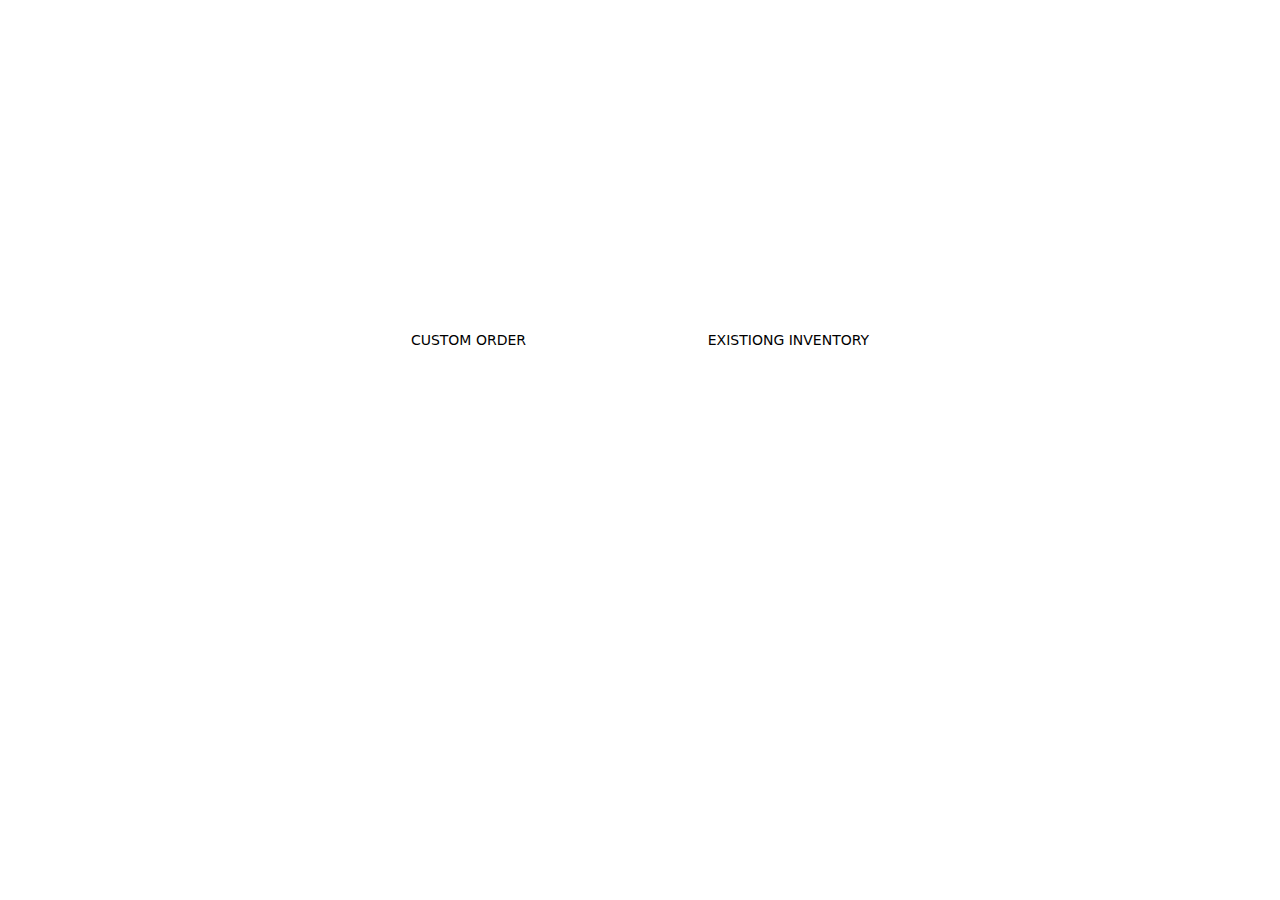
<file: index.html>
<!DOCTYPE html>
<html lang="en">
<head>
    <title>Tesla</title>
  <!--<link href="https://unpkg.com/tailwindcss@^2/dist/tailwind.min.css" rel="stylesheet"> --> 
    <link rel="stylesheet" href="docs/color.css" type="text/css">
    <link rel="stylesheet" href="docs/style.css" type="text/css">
</head>
<body class="h-screen flex flex-col justify-center">
    <nav class="flex justify-between items-center text-white px-5 py-3 text-sm absolute top-0 left-0 right-0">
        <div>
            <img class="h-4" src="[data-uri]" alt="">
        </div>
        <div class="text-md hidden md:block">
            <a href="index.html" class="mx-2 text-white hover:text-gray-600">Model S</a>
            <a href="docs/modelx.html" class="mx-2 text-white hover:text-gray-600">Model X</a>
            <a href="docs/modelZ.html" class="mx-2 text-white hover:text-gray-600">Model Z</a>
            <a href="docs/modely.html" class="mx-2 text-white hover:text-gray-600">Model Y</a>
            <a href="docs/modelRock.html" class="mx-2 text-white hover:text-gray-600">RockStar</a>
        </div>
        <div class="text-md flex items-center mx-2 text-white hover:text-gray-400">
            <a href="#" class="mx-2 text-white hover:text-gray-600">Shop</a>
            <a href="#" class="mx-2 text-white hover:text-gray-600">Sign In</a>
            <a href="#" class="mx-2 text-white hover:text-gray-600">Sign Up</a>
            <svg class="mx-2 h-4 w-4 cursor-pointer" viewBox="0 0 20 20" version="1.1" xmlns="http://www.w3.org/2000/svg" xmlns:xlink="http://www.w3.org/1999/xlink">
                <g id="Page-1" stroke="white" stroke-width="1" fill="white" fill-rule="evenodd">
                    <g id="icon-shape">
                        <path d="M0,3 L20,3 L20,5 L0,5 L0,3 Z M0,9 L20,9 L20,11 L0,11 L0,9 Z M0,15 L20,15 L20,17 L0,17 L0,15 Z" id="Combined-Shape"></path>
                    </g>
                </g>
            </svg>
        </div>
    </nav>
    <div class="flex flex-col justify-center items-center -mt-64">
        <p class="text-white text-5xl p-4 text-center">Model S</p>
        <div class="flex flex-col sm:flex-row w-1/2 mb-4">
            <button class="bg-white hover:text-white hover:bg-blue-400 text-black rounded-full mx-2 my-2 flex-grow border-4 border-white px-2 w-100 uppercase text-sm">Custom Order</button>
            <button class="bg-white hover:text-white hover:bg-blue-400 text-black rounded-full mx-2 my-2 flex-grow border-4 border-white px-2 w-100 uppercase text-sm">Existiong inventory</button>
        </div>
<a href="#" class="underline text-white text-lg tracking-wider hover:text-gray-600">Visit Store</a>
</div>
<footer class="bottom-0 left-0 right-0 absolute">
<p class="text-white text-center leading-losse w-100 tracking-wider">News For Our New Cars</p>
<div class="flex items-center text-center justify-center cursor-pointer">
    <svg class="h-8 w-8" viewBox="0 0 20 20" version="1.1" xmlns="http://www.w3.org/2000/svg" xmlns:xlink="http://www.w3.org/1999/xlink">
        <g id="Page-1" stroke="white" stroke-width="1" fill="white" fill-rule="evenodd">
            <g id="icon-shape">
                <polygon id="Combined-Shape" points="9.29289322 12.9497475 10 13.6568542 15.6568542 8 14.2426407 6.58578644 10 10.8284271 5.75735931 6.58578644 4.34314575 8"></polygon>                            </g>
        </g>
    </svg>

</div>
</footer>

    
</body>
</html>
</file>
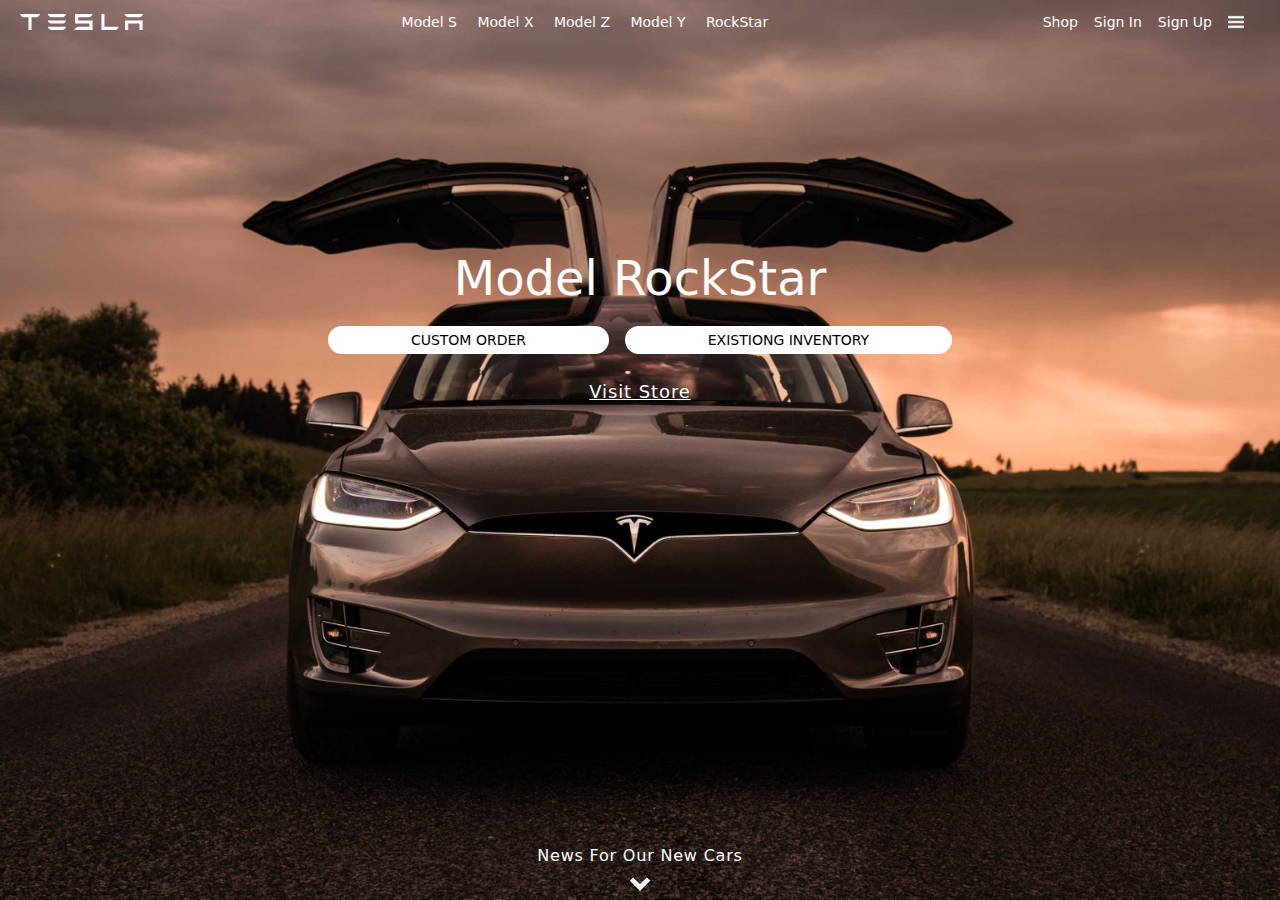
<file: docs/modelRock.html>
<!DOCTYPE html>
<html lang="en">
<head>
    <title>Tesla</title>
  <!--<link href="https://unpkg.com/tailwindcss@^2/dist/tailwind.min.css" rel="stylesheet"> --> 
    <link rel="stylesheet" href="style.css" type="text/css">
</head>
<style>
    body {
        background: url(tesla-1.jpg)
    center ;
  background-size: cover;
}

</style>
<div class="h-screen flex flex-col justify-center">
    <nav class="flex justify-between items-center text-white px-5 py-3 text-sm absolute top-0 left-0 right-0">
        <div>
            <img class="h-4" src="[data-uri]" alt="">
        </div>
        <div class="text-md hidden md:block">
            <a href="../index.html" class="mx-2 text-white hover:text-gray-600">Model S</a>
            <a href="modelx.html" class="mx-2 text-white hover:text-gray-600">Model X</a>
            <a href="modelZ.html" class="mx-2 text-white hover:text-gray-600">Model Z</a>
            <a href="modely.html" class="mx-2 text-white hover:text-gray-600">Model Y</a>
            <a href="modelRock.html" class="mx-2 text-white hover:text-gray-600">RockStar</a>
        </div>
        <div class="text-md flex items-center mx-2 text-white hover:text-gray-400">
            <a href="#" class="mx-2 text-white hover:text-gray-600">Shop</a>
            <a href="#" class="mx-2 text-white hover:text-gray-600">Sign In</a>
            <a href="#" class="mx-2 text-white hover:text-gray-600">Sign Up</a>
            <svg class="mx-2 h-4 w-4 cursor-pointer" viewBox="0 0 20 20" version="1.1" xmlns="http://www.w3.org/2000/svg" xmlns:xlink="http://www.w3.org/1999/xlink">
                <g id="Page-1" stroke="white" stroke-width="1" fill="white" fill-rule="evenodd">
                    <g id="icon-shape">
                        <path d="M0,3 L20,3 L20,5 L0,5 L0,3 Z M0,9 L20,9 L20,11 L0,11 L0,9 Z M0,15 L20,15 L20,17 L0,17 L0,15 Z" id="Combined-Shape"></path>
                    </g>
                </g>
            </svg>
        </div>
    </nav>
    <div class="flex flex-col justify-center items-center -mt-64">
        <p class="text-white text-5xl p-4 text-center">Model RockStar</p>
        <div class="flex flex-col sm:flex-row w-1/2 mb-4">
            <button class="bg-white hover:text-white hover:bg-blue-400 text-black rounded-full mx-2 my-2 flex-grow border-4 border-white px-2 w-100 uppercase text-sm">Custom Order</button>
            <button class="bg-white hover:text-white hover:bg-blue-400 text-black rounded-full mx-2 my-2 flex-grow border-4 border-white px-2 w-100 uppercase text-sm">Existiong inventory</button>
        </div>
<a href="#" class="underline text-white text-lg tracking-wider hover:text-gray-600">Visit Store</a>
</div>
</div>
<footer class="bottom-0 left-0 right-0 absolute">
<p class="text-white text-center leading-losse w-100 tracking-wider">News For Our New Cars</p>
<div class="flex items-center text-center justify-center cursor-pointer">
    <svg class="h-8 w-8" viewBox="0 0 20 20" version="1.1" xmlns="http://www.w3.org/2000/svg" xmlns:xlink="http://www.w3.org/1999/xlink">
        <g id="Page-1" stroke="white" stroke-width="1" fill="white" fill-rule="evenodd">
            <g id="icon-shape">
                <polygon id="Combined-Shape" points="9.29289322 12.9497475 10 13.6568542 15.6568542 8 14.2426407 6.58578644 10 10.8284271 5.75735931 6.58578644 4.34314575 8"></polygon>                            </g>
        </g>
    </svg>
</div>
</footer>
</body>
</html>
</file>
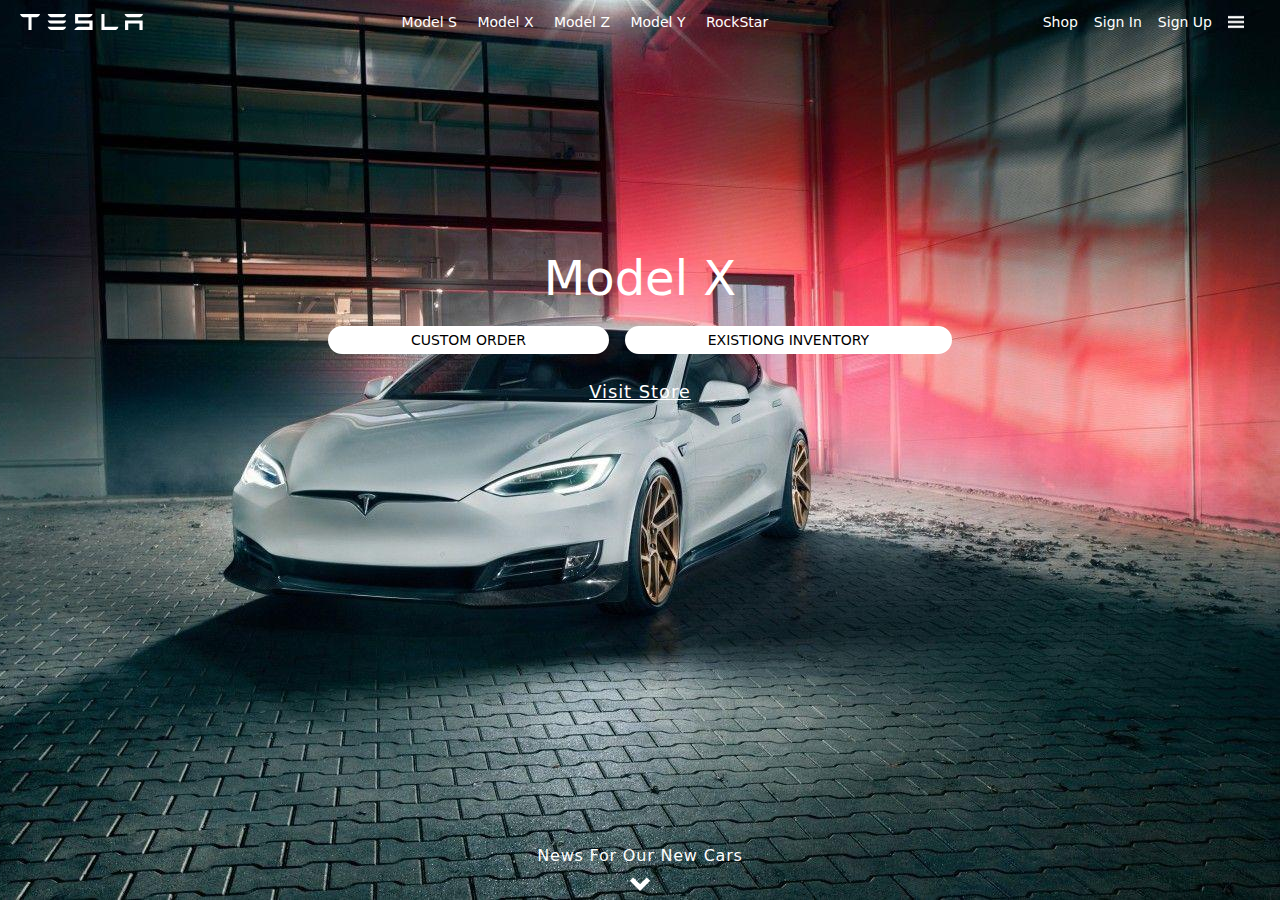
<file: docs/modelx.html>
<!DOCTYPE html>
<html lang="en">
<head>
    <title>Tesla</title>
  <!--<link href="https://unpkg.com/tailwindcss@^2/dist/tailwind.min.css" rel="stylesheet"> --> 
    <link rel="stylesheet" href="style.css" type="text/css">
</head>
<style>
    body {
        background: url(tesla-hd-wallpapers.jpg)
    center ;
  background-size: cover;
}

</style>
<div class="h-screen flex flex-col justify-center">
    <nav class="flex justify-between items-center text-white px-5 py-3 text-sm absolute top-0 left-0 right-0">
        <div>
            <img class="h-4" src="[data-uri]" alt="">
        </div>
        <div class="text-md hidden md:block">
            <a href="../index.html" class="mx-2 text-white hover:text-gray-600">Model S</a>
            <a href="modelx.html" class="mx-2 text-white hover:text-gray-600">Model X</a>
            <a href="modelZ.html" class="mx-2 text-white hover:text-gray-600">Model Z</a>
            <a href="modely.html" class="mx-2 text-white hover:text-gray-600">Model Y</a>
            <a href="modelRock.html" class="mx-2 text-white hover:text-gray-600">RockStar</a>
        </div>
        <div class="text-md flex items-center mx-2 text-white hover:text-gray-400">
            <a href="#" class="mx-2 text-white hover:text-gray-600">Shop</a>
            <a href="#" class="mx-2 text-white hover:text-gray-600">Sign In</a>
            <a href="#" class="mx-2 text-white hover:text-gray-600">Sign Up</a>
            <svg class="mx-2 h-4 w-4 cursor-pointer" viewBox="0 0 20 20" version="1.1" xmlns="http://www.w3.org/2000/svg" xmlns:xlink="http://www.w3.org/1999/xlink">
                <g id="Page-1" stroke="white" stroke-width="1" fill="white" fill-rule="evenodd">
                    <g id="icon-shape">
                        <path d="M0,3 L20,3 L20,5 L0,5 L0,3 Z M0,9 L20,9 L20,11 L0,11 L0,9 Z M0,15 L20,15 L20,17 L0,17 L0,15 Z" id="Combined-Shape"></path>
                    </g>
                </g>
            </svg>
        </div>
    </nav>
    <div class="flex flex-col justify-center items-center -mt-64">
        <p class="text-white text-5xl p-4 text-center">Model X</p>
        <div class="flex flex-col sm:flex-row w-1/2 mb-4">
            <button class="bg-white hover:text-white hover:bg-blue-400 text-black rounded-full mx-2 my-2 flex-grow border-4 border-white px-2 w-100 uppercase text-sm">Custom Order</button>
            <button class="bg-white hover:text-white hover:bg-blue-400 text-black rounded-full mx-2 my-2 flex-grow border-4 border-white px-2 w-100 uppercase text-sm">Existiong inventory</button>
        </div>
<a href="#" class="underline text-white text-lg tracking-wider hover:text-gray-600">Visit Store</a>
</div>
</div>
<footer class="bottom-0 left-0 right-0 absolute">
<p class="text-white text-center leading-losse w-100 tracking-wider">News For Our New Cars</p>
<div class="flex items-center text-center justify-center cursor-pointer">
    <svg class="h-8 w-8" viewBox="0 0 20 20" version="1.1" xmlns="http://www.w3.org/2000/svg" xmlns:xlink="http://www.w3.org/1999/xlink">
        <g id="Page-1" stroke="white" stroke-width="1" fill="white" fill-rule="evenodd">
            <g id="icon-shape">
                <polygon id="Combined-Shape" points="9.29289322 12.9497475 10 13.6568542 15.6568542 8 14.2426407 6.58578644 10 10.8284271 5.75735931 6.58578644 4.34314575 8"></polygon>                            </g>
        </g>
    </svg>
</div>
</footer>
</body>
</html>
</file>
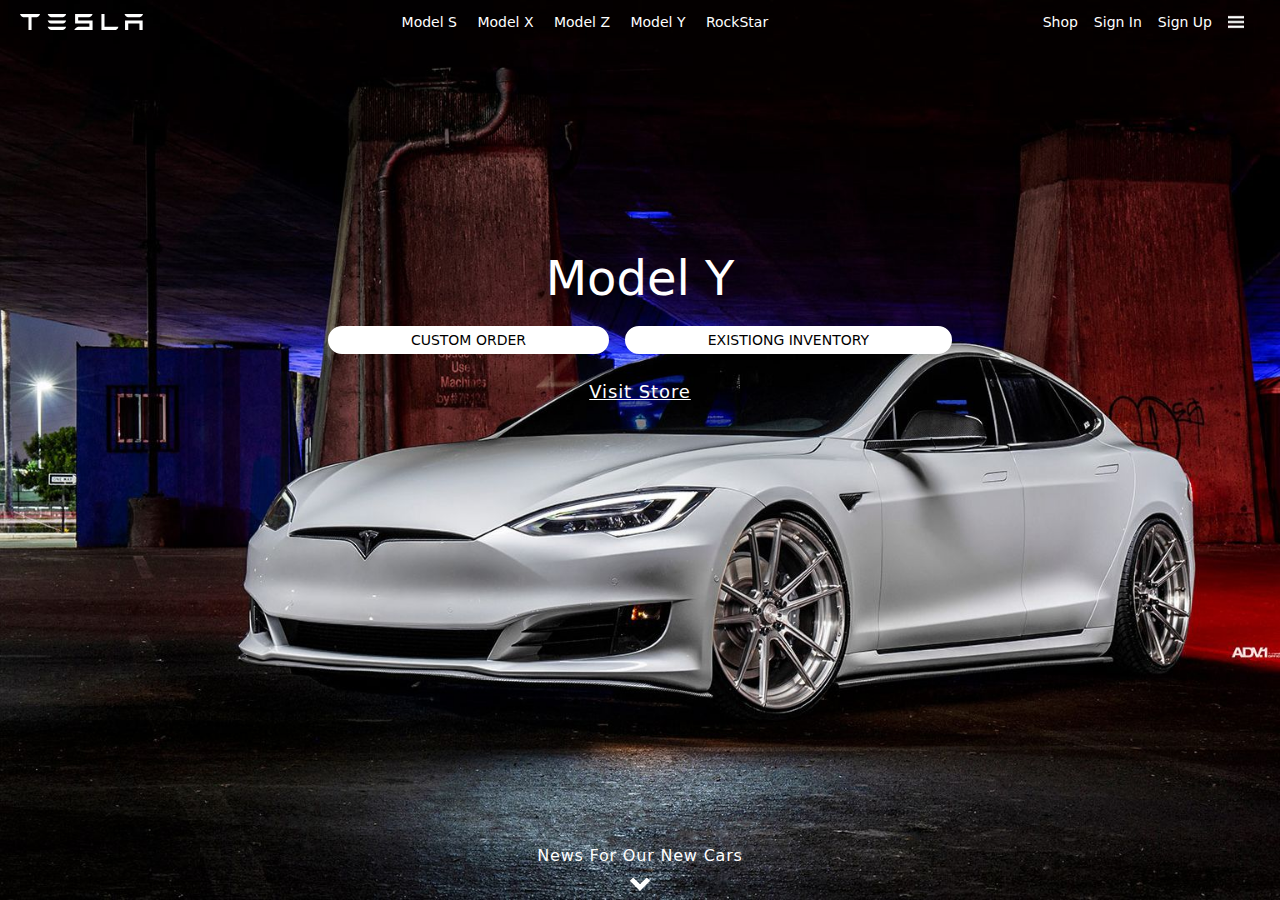
<file: docs/modely.html>
<!DOCTYPE html>
<html lang="en">
<head>
    <title>Tesla</title>
  <!--<link href="https://unpkg.com/tailwindcss@^2/dist/tailwind.min.css" rel="stylesheet"> --> 
    <link rel="stylesheet" href="style.css" type="text/css">
</head>
<style>
    body {
        background: url(1485618.jpg)
    center ;
  background-size: cover;
}

</style>
<div class="h-screen flex flex-col justify-center">
    <nav class="flex justify-between items-center text-white px-5 py-3 text-sm absolute top-0 left-0 right-0">
        <div>
            <img class="h-4" src="[data-uri]" alt="">
        </div>
        <div class="text-md hidden md:block">
            <a href="../index.html" class="mx-2 text-white hover:text-gray-600">Model S</a>
            <a href="modelx.html" class="mx-2 text-white hover:text-gray-600">Model X</a>
            <a href="modelZ.html" class="mx-2 text-white hover:text-gray-600">Model Z</a>
            <a href="modely.html" class="mx-2 text-white hover:text-gray-600">Model Y</a>
            <a href="modelRock.html" class="mx-2 text-white hover:text-gray-600">RockStar</a>
        </div>
        <div class="text-md flex items-center mx-2 text-white hover:text-gray-400">
            <a href="#" class="mx-2 text-white hover:text-gray-600">Shop</a>
            <a href="#" class="mx-2 text-white hover:text-gray-600">Sign In</a>
            <a href="#" class="mx-2 text-white hover:text-gray-600">Sign Up</a>
            <svg class="mx-2 h-4 w-4 cursor-pointer" viewBox="0 0 20 20" version="1.1" xmlns="http://www.w3.org/2000/svg" xmlns:xlink="http://www.w3.org/1999/xlink">
                <g id="Page-1" stroke="white" stroke-width="1" fill="white" fill-rule="evenodd">
                    <g id="icon-shape">
                        <path d="M0,3 L20,3 L20,5 L0,5 L0,3 Z M0,9 L20,9 L20,11 L0,11 L0,9 Z M0,15 L20,15 L20,17 L0,17 L0,15 Z" id="Combined-Shape"></path>
                    </g>
                </g>
            </svg>
        </div>
    </nav>
    <div class="flex flex-col justify-center items-center -mt-64">
        <p class="text-white text-5xl p-4 text-center">Model Y</p>
        <div class="flex flex-col sm:flex-row w-1/2 mb-4">
            <button class="bg-white hover:text-white hover:bg-blue-400 text-black rounded-full mx-2 my-2 flex-grow border-4 border-white px-2 w-100 uppercase text-sm">Custom Order</button>
            <button class="bg-white hover:text-white hover:bg-blue-400 text-black rounded-full mx-2 my-2 flex-grow border-4 border-white px-2 w-100 uppercase text-sm">Existiong inventory</button>
        </div>
<a href="#" class="underline text-white text-lg tracking-wider hover:text-gray-600">Visit Store</a>
</div>
</div>
<footer class="bottom-0 left-0 right-0 absolute">
<p class="text-white text-center leading-losse w-100 tracking-wider">News For Our New Cars</p>
<div class="flex items-center text-center justify-center cursor-pointer">
    <svg class="h-8 w-8" viewBox="0 0 20 20" version="1.1" xmlns="http://www.w3.org/2000/svg" xmlns:xlink="http://www.w3.org/1999/xlink">
        <g id="Page-1" stroke="white" stroke-width="1" fill="white" fill-rule="evenodd">
            <g id="icon-shape">
                <polygon id="Combined-Shape" points="9.29289322 12.9497475 10 13.6568542 15.6568542 8 14.2426407 6.58578644 10 10.8284271 5.75735931 6.58578644 4.34314575 8"></polygon>                            </g>
        </g>
    </svg>
</div>
</footer>
</body>
</html>
</file>
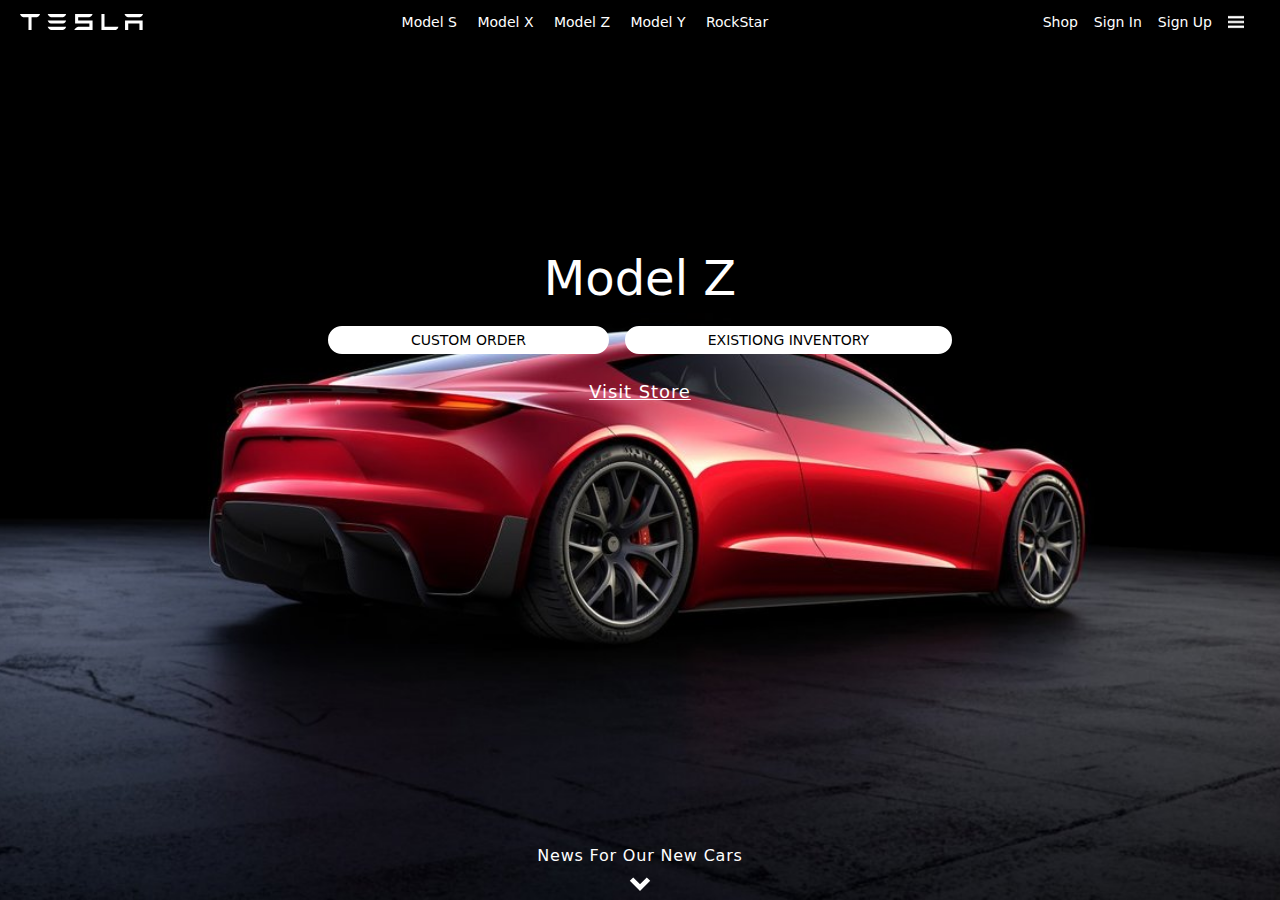
<file: docs/modelZ.html>
<!DOCTYPE html>
<html lang="en">
<head>
    <title>Tesla</title>
  <!--<link href="https://unpkg.com/tailwindcss@^2/dist/tailwind.min.css" rel="stylesheet"> --> 
    <link rel="stylesheet" href="style.css" type="text/css">
</head>
<style>
    body {
        background: url(8-Stunning-HD-Tesla-Wallpapers-1_4d470f76dc99e18ad75087b1b8410ea9.jpg)
    center ;
  background-size: cover;
}

</style>
<div class="h-screen flex flex-col justify-center">
    <nav class="flex justify-between items-center text-white px-5 py-3 text-sm absolute top-0 left-0 right-0">
        <div>
            <img class="h-4" src="[data-uri]" alt="">
        </div>
        <div class="text-md hidden md:block">
            <a href="../index.html" class="mx-2 text-white hover:text-gray-600">Model S</a>
            <a href="modelx.html" class="mx-2 text-white hover:text-gray-600">Model X</a>
            <a href="modelZ.html" class="mx-2 text-white hover:text-gray-600">Model Z</a>
            <a href="modely.html" class="mx-2 text-white hover:text-gray-600">Model Y</a>
            <a href="modelRock.html" class="mx-2 text-white hover:text-gray-600">RockStar</a>
        </div>
        <div class="text-md flex items-center mx-2 text-white hover:text-gray-400">
            <a href="#" class="mx-2 text-white hover:text-gray-600">Shop</a>
            <a href="#" class="mx-2 text-white hover:text-gray-600">Sign In</a>
            <a href="#" class="mx-2 text-white hover:text-gray-600">Sign Up</a>
            <svg class="mx-2 h-4 w-4 cursor-pointer" viewBox="0 0 20 20" version="1.1" xmlns="http://www.w3.org/2000/svg" xmlns:xlink="http://www.w3.org/1999/xlink">
                <g id="Page-1" stroke="white" stroke-width="1" fill="white" fill-rule="evenodd">
                    <g id="icon-shape">
                        <path d="M0,3 L20,3 L20,5 L0,5 L0,3 Z M0,9 L20,9 L20,11 L0,11 L0,9 Z M0,15 L20,15 L20,17 L0,17 L0,15 Z" id="Combined-Shape"></path>
                    </g>
                </g>
            </svg>
        </div>
    </nav>
    <div class="flex flex-col justify-center items-center -mt-64">
        <p class="text-white text-5xl p-4 text-center">Model Z</p>
        <div class="flex flex-col sm:flex-row w-1/2 mb-4">
            <button class="bg-white hover:text-white hover:bg-blue-400 text-black rounded-full mx-2 my-2 flex-grow border-4 border-white px-2 w-100 uppercase text-sm">Custom Order</button>
            <button class="bg-white hover:text-white hover:bg-blue-400 text-black rounded-full mx-2 my-2 flex-grow border-4 border-white px-2 w-100 uppercase text-sm">Existiong inventory</button>
        </div>
<a href="#" class="underline text-white text-lg tracking-wider hover:text-gray-600">Visit Store</a>
</div>
</div>
<footer class="bottom-0 left-0 right-0 absolute">
<p class="text-white text-center leading-losse w-100 tracking-wider">News For Our New Cars</p>
<div class="flex items-center text-center justify-center cursor-pointer">
    <svg class="h-8 w-8" viewBox="0 0 20 20" version="1.1" xmlns="http://www.w3.org/2000/svg" xmlns:xlink="http://www.w3.org/1999/xlink">
        <g id="Page-1" stroke="white" stroke-width="1" fill="white" fill-rule="evenodd">
            <g id="icon-shape">
                <polygon id="Combined-Shape" points="9.29289322 12.9497475 10 13.6568542 15.6568542 8 14.2426407 6.58578644 10 10.8284271 5.75735931 6.58578644 4.34314575 8"></polygon>                            </g>
        </g>
    </svg>
</div>
</footer>
</body>
</html>
</file>
<file: docs/color.css>
@charset "utf-8";
body {
  background: url("https://raw.githubusercontent.com/michdess/tailwind/master/tesla/img/bg.jpg")
    center center;
  background-size: cover;
}
</file>
